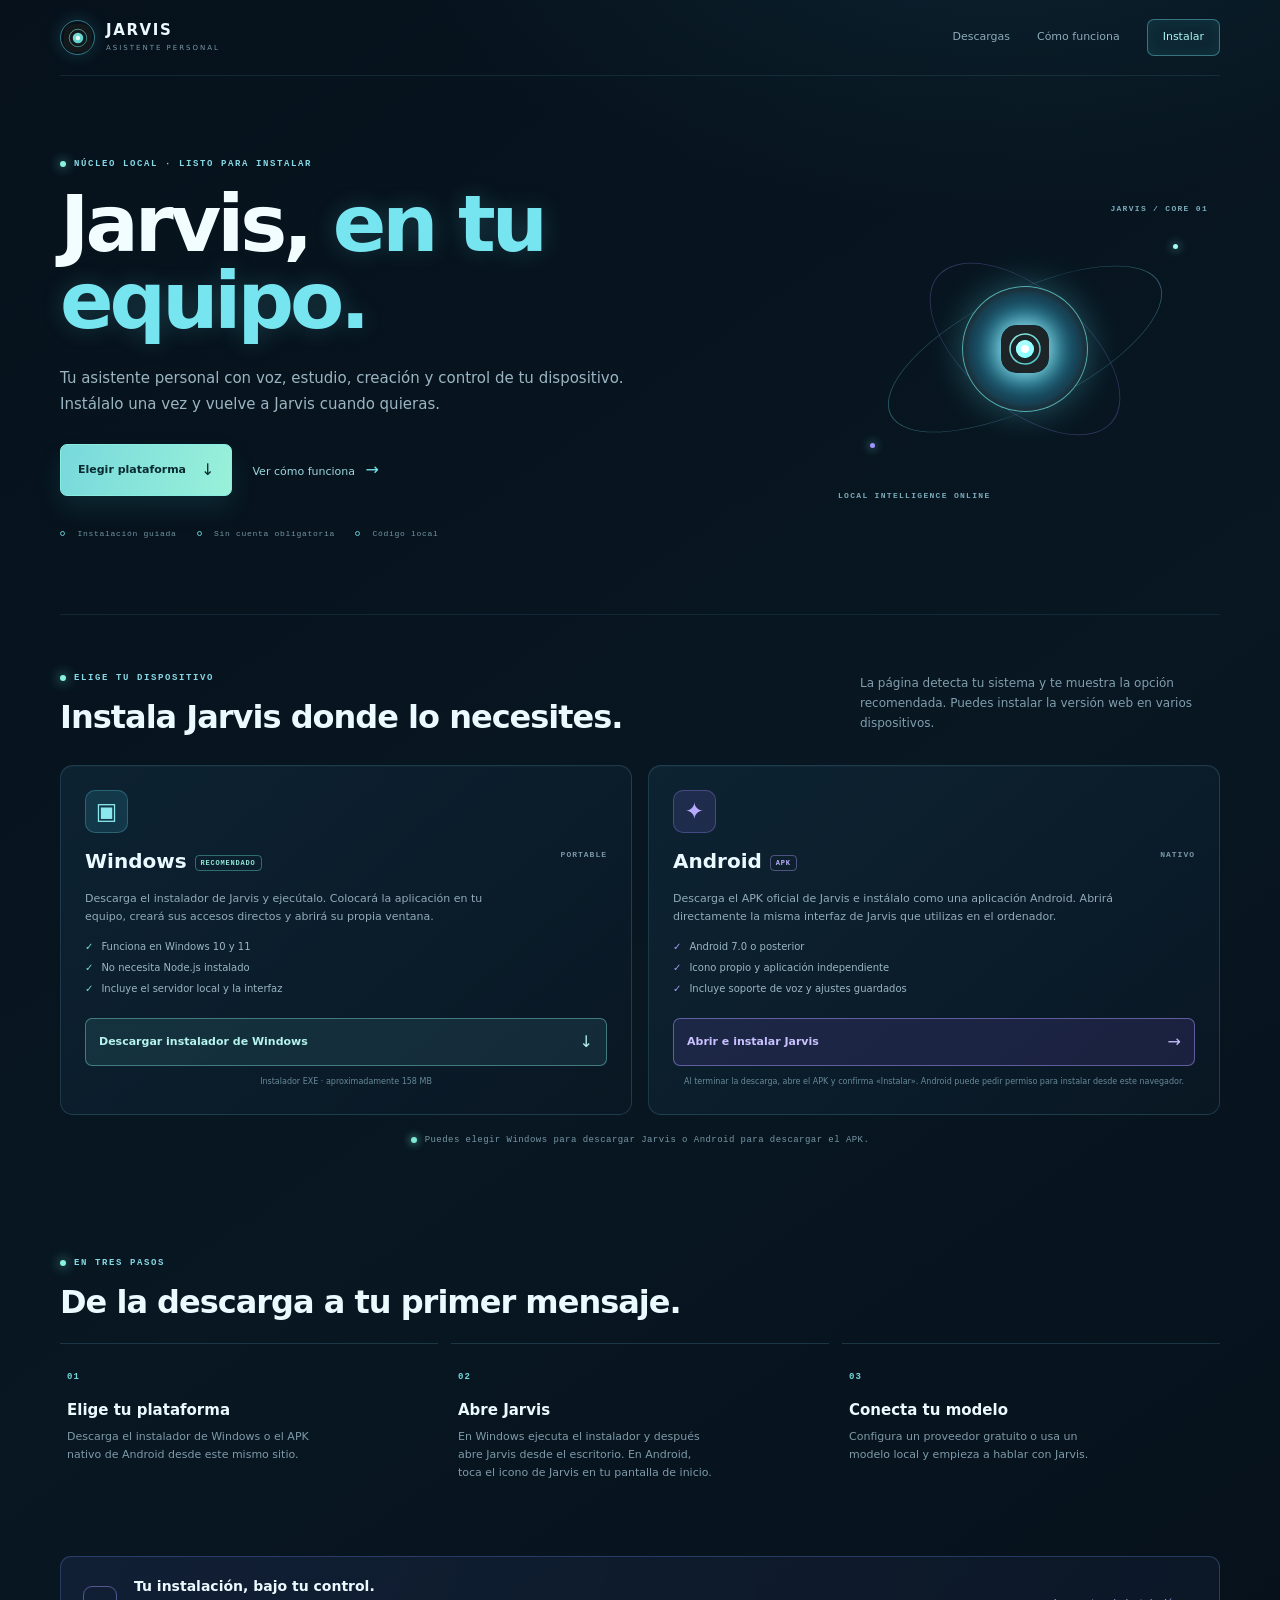
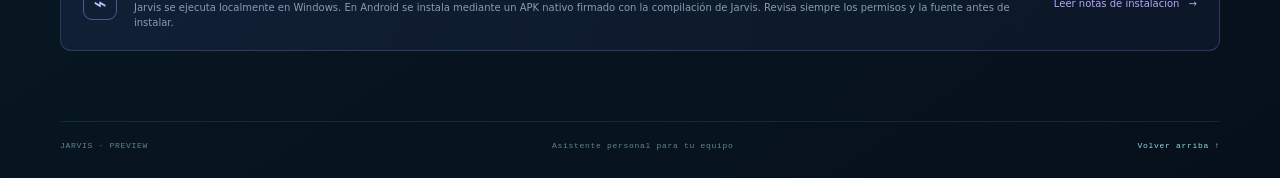
<file: index.html>
<!doctype html>
<html lang="es">
<head>
  <meta charset="utf-8">
  <meta name="viewport" content="width=device-width, initial-scale=1, viewport-fit=cover">
  <meta name="theme-color" content="#07121d">
  <meta name="description" content="Instala Jarvis en Windows o descarga el APK oficial para Android.">
  <title>Instalar Jarvis · Asistente personal</title>
  <link rel="icon" href="icon.svg" type="image/svg+xml">
  <link rel="stylesheet" href="styles.css">
  <script defer src="app.js"></script>
</head>
<body>
  <div class="ambient ambient-one" aria-hidden="true"></div>
  <div class="ambient ambient-two" aria-hidden="true"></div>

  <header class="site-header">
    <a class="brand" href="#inicio" aria-label="Jarvis, inicio">
      <span class="brand-orb"><img src="icon.svg" alt=""></span>
      <span><strong>JARVIS</strong><small>ASISTENTE PERSONAL</small></span>
    </a>
    <nav class="site-nav" aria-label="Navegación principal">
      <a href="#descargas">Descargas</a>
      <a href="#como-funciona">Cómo funciona</a>
      <a class="nav-button" href="#descargas">Instalar</a>
    </nav>
    <button class="menu-button" id="menuButton" type="button" aria-label="Abrir menú" aria-expanded="false">☰</button>
  </header>

  <main id="inicio">
    <section class="hero section-shell">
      <div class="hero-copy">
        <p class="eyebrow"><i></i> NÚCLEO LOCAL · LISTO PARA INSTALAR</p>
        <h1>Jarvis, <em>en tu equipo.</em></h1>
        <p class="hero-lead">Tu asistente personal con voz, estudio, creación y control de tu dispositivo. Instálalo una vez y vuelve a Jarvis cuando quieras.</p>
        <div class="hero-actions">
          <a class="primary-button" href="#descargas">Elegir plataforma <span>↓</span></a>
          <a class="text-button" href="#como-funciona">Ver cómo funciona <span>→</span></a>
        </div>
        <div class="hero-meta"><span><b></b> Instalación guiada</span><span><b></b> Sin cuenta obligatoria</span><span><b></b> Código local</span></div>
      </div>
      <div class="hero-console" aria-label="Vista previa de Jarvis">
        <div class="console-orbit orbit-a"></div><div class="console-orbit orbit-b"></div>
        <div class="console-core"><img src="icon.svg" alt="Jarvis"></div>
        <div class="console-label label-top">JARVIS / CORE 01</div>
        <div class="console-label label-bottom">LOCAL INTELLIGENCE ONLINE</div>
        <div class="signal signal-a"></div><div class="signal signal-b"></div>
      </div>
    </section>

    <section class="download-section section-shell" id="descargas">
      <div class="section-heading">
        <div><p class="eyebrow"><i></i> ELIGE TU DISPOSITIVO</p><h2>Instala Jarvis donde lo necesites.</h2></div>
        <p class="section-copy">La página detecta tu sistema y te muestra la opción recomendada. Puedes instalar la versión web en varios dispositivos.</p>
      </div>

      <div class="platform-grid">
        <article class="platform-card" data-platform="windows">
          <div class="platform-icon windows-icon">▣</div>
          <div class="platform-title"><div><h3>Windows</h3><span class="platform-tag">RECOMENDADO</span></div><span class="platform-version">Portable</span></div>
          <p>Descarga el instalador de Jarvis y ejecútalo. Colocará la aplicación en tu equipo, creará sus accesos directos y abrirá su propia ventana.</p>
          <ul class="platform-list"><li>Funciona en Windows 10 y 11</li><li>No necesita Node.js instalado</li><li>Incluye el servidor local y la interfaz</li></ul>
          <a class="platform-button" href="https://github.com/rmcarmwrestling-sys/jarvis-installer/releases/download/v1.0.0/Jarvis-Setup.exe" download><span>Descargar instalador de Windows</span><b>↓</b></a>
          <small class="platform-note">Instalador EXE · aproximadamente 158 MB</small>
        </article>

        <article class="platform-card" data-platform="android">
          <div class="platform-icon android-icon">✦</div>
          <div class="platform-title"><div><h3>Android</h3><span class="platform-tag tag-mobile">APK</span></div><span class="platform-version">Nativo</span></div>
          <p>Descarga el APK oficial de Jarvis e instálalo como una aplicación Android. Abrirá directamente la misma interfaz de Jarvis que utilizas en el ordenador.</p>
          <ul class="platform-list"><li>Android 7.0 o posterior</li><li>Icono propio y aplicación independiente</li><li>Incluye soporte de voz y ajustes guardados</li></ul>
          <a class="platform-button" id="androidInstall" href="https://github.com/rmcarmwrestling-sys/jarvis-installer/releases/download/v1.8.4/app-release.apk"><span>Abrir e instalar Jarvis</span><b>→</b></a>
          <small class="platform-note" id="androidNote">Al terminar la descarga, abre el APK y confirma «Instalar». Android puede pedir permiso para instalar desde este navegador.</small>
        </article>
      </div>
      <div class="detected-banner" id="detectedBanner" role="status"><span class="detected-dot"></span><span id="detectedText">Detectando tu dispositivo…</span></div>
    </section>

    <section class="steps-section section-shell" id="como-funciona">
      <div class="section-heading compact"><div><p class="eyebrow"><i></i> EN TRES PASOS</p><h2>De la descarga a tu primer mensaje.</h2></div></div>
      <div class="steps-grid">
        <article class="step"><span>01</span><h3>Elige tu plataforma</h3><p>Descarga el instalador de Windows o el APK nativo de Android desde este mismo sitio.</p></article>
        <article class="step"><span>02</span><h3>Abre Jarvis</h3><p>En Windows ejecuta el instalador y después abre Jarvis desde el escritorio. En Android, toca el icono de Jarvis en tu pantalla de inicio.</p></article>
        <article class="step"><span>03</span><h3>Conecta tu modelo</h3><p>Configura un proveedor gratuito o usa un modelo local y empieza a hablar con Jarvis.</p></article>
      </div>
    </section>

    <section class="trust-section section-shell">
      <div class="trust-card"><div class="trust-mark">⌁</div><div><h2>Tu instalación, bajo tu control.</h2><p>Jarvis se ejecuta localmente en Windows. En Android se instala mediante un APK nativo firmado con la compilación de Jarvis. Revisa siempre los permisos y la fuente antes de instalar.</p></div><a href="README.md">Leer notas de instalación <span>→</span></a></div>
    </section>
  </main>

  <footer class="site-footer section-shell"><span>JARVIS · PREVIEW</span><span>Asistente personal para tu equipo</span><a href="#inicio">Volver arriba ↑</a></footer>
  <div class="toast" id="toast" role="status" aria-live="polite"></div>
</body>
</html>
</file>
<file: styles.css>
:root{
  --bg:#07121d;--bg-2:#0a1a28;--panel:rgba(13,30,44,.82);--line:rgba(105,183,207,.2);--line-bright:rgba(104,224,239,.55);
  --text:#eafaff;--muted:#91afbe;--faint:#668392;--cyan:#76e5ef;--mint:#91f2dd;--violet:#a594ff;--max:1160px;
  font-family:Inter,ui-sans-serif,system-ui,-apple-system,"Segoe UI",sans-serif;color:var(--text);background:var(--bg);font-synthesis:none
}
*{box-sizing:border-box}html{scroll-behavior:smooth}body{margin:0;min-width:320px;overflow-x:hidden;background:radial-gradient(900px 520px at 76% -8%,rgba(32,103,127,.18),transparent 68%),linear-gradient(145deg,#06111b,#081722 55%,#06101a);line-height:1.5}a{color:inherit;text-decoration:none}button{font:inherit}code{font-family:"DM Mono",Consolas,monospace;color:#9deeea;font-size:.9em}
.ambient{position:fixed;pointer-events:none;z-index:-1;border-radius:50%;filter:blur(1px);opacity:.45}.ambient-one{width:480px;height:480px;top:14%;left:-250px;background:radial-gradient(circle,rgba(34,148,180,.18),transparent 68%)}.ambient-two{width:620px;height:620px;right:-320px;bottom:-270px;background:radial-gradient(circle,rgba(69,79,185,.16),transparent 66%)}
.section-shell{width:min(calc(100% - 48px),var(--max));margin:0 auto}.site-header{height:76px;width:min(calc(100% - 48px),var(--max));margin:0 auto;display:flex;align-items:center;justify-content:space-between;border-bottom:1px solid rgba(111,192,214,.12)}.brand{display:flex;align-items:center;gap:11px;letter-spacing:1.6px}.brand-orb{width:35px;height:35px;display:grid;place-items:center;border:1px solid rgba(101,225,239,.5);border-radius:50%;box-shadow:0 0 18px rgba(77,211,234,.2)}.brand-orb img{width:28px;height:28px;border-radius:9px}.brand strong{display:block;font-size:15px;line-height:1.1}.brand small{display:block;color:#7898a7;font-size:7px;letter-spacing:2px;margin-top:4px}.site-nav{display:flex;align-items:center;gap:27px;color:#8daab8;font-size:11px}.site-nav a:not(.nav-button):hover{color:var(--text)}.nav-button{border:1px solid rgba(114,224,233,.42);border-radius:7px;padding:9px 15px;color:#abf4f0;background:rgba(36,107,121,.17);box-shadow:inset 0 0 14px rgba(68,198,211,.08)}.menu-button{display:none;border:1px solid var(--line);border-radius:7px;background:transparent;color:var(--text);padding:7px 9px;cursor:pointer}
.hero{min-height:500px;display:grid;grid-template-columns:minmax(0,1fr) 390px;gap:58px;align-items:center;padding:83px 0 76px}.hero-copy{max-width:680px}.eyebrow{display:flex;align-items:center;gap:8px;color:#86d8e4;font:600 9px "DM Mono",Consolas,monospace;letter-spacing:1.6px;margin:0 0 17px}.eyebrow i{width:6px;height:6px;border-radius:50%;background:#85f3de;box-shadow:0 0 12px #77e9dd}.hero h1{font-size:clamp(45px,7vw,79px);letter-spacing:-4px;line-height:.98;margin:0;color:#f2fdff;font-weight:550}.hero h1 em{font-style:normal;color:var(--cyan);text-shadow:0 0 25px rgba(96,218,235,.2)}.hero-lead{max-width:585px;color:#9bb5c2;font-size:15px;line-height:1.75;margin:24px 0 27px}.hero-actions{display:flex;align-items:center;gap:20px}.primary-button,.platform-button{display:inline-flex;align-items:center;justify-content:center;gap:15px;border:1px solid #89eee1;border-radius:7px;background:linear-gradient(105deg,#78d9dc,#99f1d9);color:#082a31;font-size:11px;font-weight:750;padding:13px 17px;box-shadow:0 12px 24px rgba(59,190,195,.12);cursor:pointer;transition:.18s}.primary-button:hover,.platform-button:hover{filter:brightness(1.08);transform:translateY(-1px)}.primary-button span{font-size:16px;font-weight:400}.text-button{color:#9bd7df;font-size:11px}.text-button span{margin-left:7px;color:#75e6ed;font-size:16px}.hero-meta{display:flex;flex-wrap:wrap;gap:20px;color:#7295a3;font:500 8px "DM Mono",Consolas,monospace;letter-spacing:.7px;margin-top:33px}.hero-meta b{display:inline-block;width:5px;height:5px;border:1px solid #62cbd1;border-radius:50%;margin-right:7px}
.hero-console{height:310px;position:relative;display:grid;place-items:center}.console-core{position:relative;z-index:2;width:126px;height:126px;display:grid;place-items:center;border:1px solid rgba(113,233,237,.72);border-radius:50%;background:radial-gradient(circle,#8aeef0 0 6%,#2f95ad 26%,#0b2f44 63%,#071421 69%);box-shadow:0 0 35px rgba(91,226,235,.32),inset 0 0 25px rgba(169,255,246,.25)}.console-core img{width:48px;height:48px;border-radius:15px;filter:brightness(1.45);box-shadow:0 0 23px rgba(152,255,248,.7)}.console-orbit{position:absolute;border:1px solid rgba(112,215,233,.35);border-radius:50%;transform:rotate(-26deg) scaleY(.38)}.orbit-a{width:300px;height:300px}.orbit-b{width:228px;height:228px;transform:rotate(40deg) scaleY(.52);border-color:rgba(160,140,255,.28)}.signal{position:absolute;width:5px;height:5px;border-radius:50%;background:#a1fff4;box-shadow:0 0 10px #7de7ee}.signal-a{top:50px;right:42px}.signal-b{bottom:56px;left:40px;background:#a494ff}.console-label{position:absolute;color:#7aabb9;font:600 8px "DM Mono",Consolas,monospace;letter-spacing:1.3px}.label-top{top:10px;right:12px}.label-bottom{bottom:4px;left:8px}
.download-section{padding:58px 0 80px;border-top:1px solid rgba(93,179,202,.12)}.section-heading{display:flex;align-items:end;justify-content:space-between;gap:32px;margin-bottom:29px}.section-heading h2{font-size:32px;letter-spacing:-1px;line-height:1.1;margin:0;font-weight:570}.section-copy{max-width:360px;color:#809eac;font-size:12px;line-height:1.65;margin:0 0 2px}.platform-grid{display:grid;grid-template-columns:1fr 1fr;gap:16px}.platform-card{position:relative;border:1px solid var(--line);border-radius:13px;background:linear-gradient(140deg,rgba(14,37,53,.86),rgba(10,24,36,.88));padding:24px;min-height:350px;box-shadow:inset 0 1px rgba(191,252,255,.03);transition:.2s}.platform-card:hover{border-color:var(--line-bright);transform:translateY(-2px);box-shadow:0 15px 30px rgba(0,0,0,.15)}.platform-icon{width:43px;height:43px;display:grid;place-items:center;border-radius:10px;font-size:23px;margin-bottom:17px}.windows-icon{color:#8be8ef;background:rgba(49,148,175,.2);border:1px solid rgba(106,210,226,.28)}.android-icon{color:#b8abff;background:rgba(107,86,190,.2);border:1px solid rgba(162,145,255,.3)}.platform-title{display:flex;justify-content:space-between;align-items:start;gap:12px}.platform-title h3{display:inline-block;font-size:20px;line-height:1.1;margin:0;font-weight:600}.platform-tag{display:inline-block;margin-left:8px;vertical-align:middle;border:1px solid rgba(106,237,216,.38);border-radius:4px;padding:3px 5px;color:#8ee6d4;font:600 7px "DM Mono",Consolas,monospace;letter-spacing:.8px}.tag-mobile{color:#bcb0ff;border-color:rgba(183,160,255,.4)}.platform-version{color:#7797a7;font:600 8px "DM Mono",Consolas,monospace;letter-spacing:1px;text-transform:uppercase}.platform-card>p{max-width:440px;color:#91abb8;font-size:11px;line-height:1.65;margin:15px 0 13px}.platform-list{display:grid;gap:6px;padding:0;margin:0 0 22px;list-style:none;color:#9bb6c2;font-size:10px}.platform-list li:before{content:'✓';color:#79dfce;margin-right:8px}.platform-card:nth-child(2) .platform-list li:before{color:#a99aff}.platform-button{width:100%;border-color:rgba(126,234,223,.42);background:rgba(87,179,184,.13);color:#b5f3ec;box-shadow:none;padding:11px 13px}.platform-card:nth-child(2) .platform-button{border-color:rgba(168,149,255,.5);color:#c8c0ff;background:rgba(112,84,196,.17)}.platform-button b{margin-left:auto;font-size:16px;font-weight:400}.platform-note{display:block;color:#668a99;font-size:8px;text-align:center;margin-top:10px}.detected-banner{display:flex;align-items:center;justify-content:center;gap:8px;color:#7897a5;font:500 9px "DM Mono",Consolas,monospace;letter-spacing:.45px;margin-top:20px}.detected-dot{width:6px;height:6px;border-radius:50%;background:#7de9d4;box-shadow:0 0 9px #7de9d4}
.steps-section{padding:33px 0 73px}.section-heading.compact{margin-bottom:23px}.steps-grid{display:grid;grid-template-columns:repeat(3,1fr);gap:13px}.step{border-top:1px solid var(--line);padding:18px 7px 0}.step>span{color:#74d7db;font:600 9px "DM Mono",Consolas,monospace;letter-spacing:1px}.step h3{font-size:15px;margin:13px 0 7px;font-weight:600}.step p{color:#7e9aa8;font-size:11px;line-height:1.65;margin:0;max-width:260px}.trust-section{padding-bottom:70px}.trust-card{display:grid;grid-template-columns:auto 1fr auto;align-items:center;gap:17px;border:1px solid rgba(122,152,255,.26);border-radius:11px;padding:19px 22px;background:linear-gradient(100deg,rgba(33,48,88,.37),rgba(17,30,48,.55))}.trust-mark{width:34px;height:34px;display:grid;place-items:center;border:1px solid rgba(164,153,255,.45);border-radius:9px;color:#c8c1ff;font-size:22px}.trust-card h2{font-size:14px;margin:0 0 3px}.trust-card p{color:#879eaf;font-size:10px;line-height:1.55;margin:0}.trust-card a{color:#b2a7ff;font-size:10px;white-space:nowrap}.trust-card a span{margin-left:6px}.site-footer{display:flex;justify-content:space-between;align-items:center;border-top:1px solid rgba(104,184,204,.12);padding:19px 0 28px;color:#648393;font:500 8px "DM Mono",Consolas,monospace;letter-spacing:.7px}.site-footer a{color:#8ddce4}.toast{position:fixed;left:50%;bottom:24px;transform:translate(-50%,16px);opacity:0;pointer-events:none;border:1px solid rgba(124,229,224,.38);border-radius:8px;background:#102d38;color:#d8fff6;padding:10px 14px;font-size:11px;transition:.2s;box-shadow:0 10px 28px rgba(0,0,0,.22)}.toast.visible{opacity:1;transform:translate(-50%,0)}
@media(max-width:800px){.site-header{height:65px}.site-nav{display:none}.menu-button{display:block}.site-nav.open{display:flex;position:absolute;top:65px;right:24px;z-index:5;flex-direction:column;align-items:stretch;gap:0;border:1px solid var(--line);border-radius:9px;background:#0b1f2d;padding:7px;box-shadow:0 15px 25px rgba(0,0,0,.24)}.site-nav.open a{padding:10px 13px}.hero{grid-template-columns:1fr;gap:32px;padding:62px 0 55px}.hero-console{height:220px;max-width:430px}.console-core{width:104px;height:104px}.orbit-a{width:230px;height:230px}.orbit-b{width:178px;height:178px}.section-heading{display:block}.section-copy{margin-top:13px}.platform-grid{grid-template-columns:1fr}.platform-card{min-height:0}.trust-card{grid-template-columns:auto 1fr}.trust-card a{grid-column:2}.steps-grid{grid-template-columns:1fr;gap:24px}}
@media(max-width:520px){.section-shell,.site-header{width:min(calc(100% - 32px),var(--max))}.hero h1{font-size:49px;letter-spacing:-2.8px}.hero-lead{font-size:13px}.hero-actions{align-items:stretch;flex-direction:column;gap:14px}.primary-button{width:max-content}.hero-meta{gap:9px 15px}.section-heading h2{font-size:26px}.platform-card{padding:19px}.platform-title{display:block}.platform-version{display:block;margin-top:7px}.platform-tag{font-size:6px}.trust-card{display:block}.trust-card .trust-mark{margin-bottom:12px}.trust-card a{display:inline-block;margin-top:14px}.site-footer{align-items:flex-start;flex-direction:column;gap:9px}}
</file>
